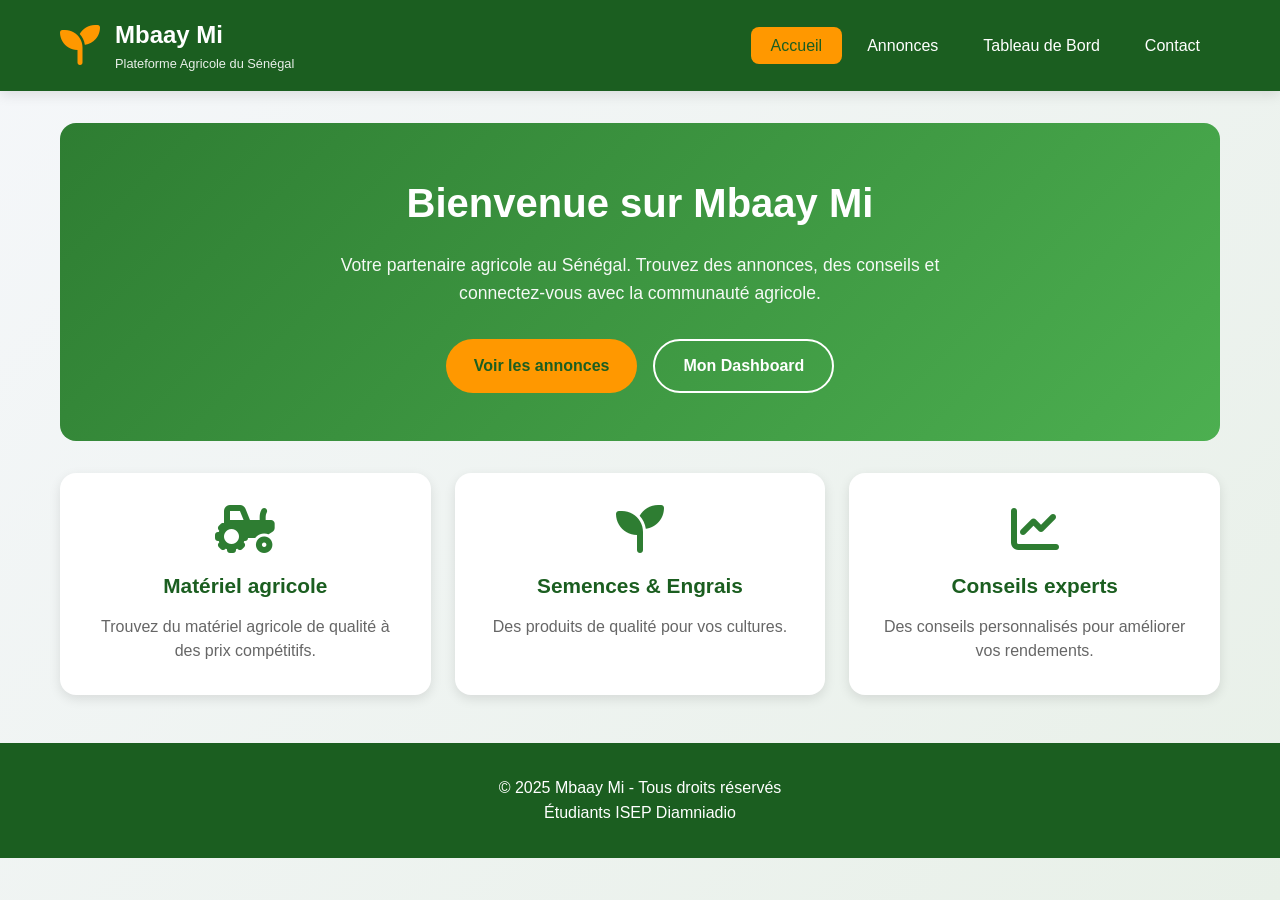
<file: index.html>
<!DOCTYPE html>
<html lang="fr">
<head>
    <meta charset="UTF-8">
    <meta name="viewport" content="width=device-width, initial-scale=1.0">
    <title>Mbaay Mi - Plateforme Agricole</title>
    <link rel="stylesheet" href="https://cdnjs.cloudflare.com/ajax/libs/font-awesome/6.4.0/css/all.min.css">
    <link rel="stylesheet" href="css/common.css">
    <link rel="stylesheet" href="css/accueil.css">
</head>
<body>
    <header class="main-header">
        <div class="header-container">
            <div class="logo">
                <i class="fas fa-seedling"></i>
                <div class="logo-text">
                    <h1 class="site-title">Mbaay Mi</h1>
                    <p class="site-tagline">Plateforme Agricole du Sénégal</p>
                </div>
            </div>
            <nav>
                <ul class="nav-list">
                    <li><a href="index.html" class="nav-link active">Accueil</a></li>
                    <li><a href="annonces.html" class="nav-link">Annonces</a></li>
                    <li><a href="dashboard.html" class="nav-link">Tableau de Bord</a></li>
                    <li><a href="contact.html" class="nav-link">Contact</a></li>
                </ul>
            </nav>
        </div>
    </header>

    <main class="main-content">
        <div class="hero">
            <h2>Bienvenue sur Mbaay Mi</h2>
            <p>Votre partenaire agricole au Sénégal. Trouvez des annonces, des conseils et connectez-vous avec la communauté agricole.</p>
            <div class="btn-group">
                <a href="annonces.html" class="btn-primary">Voir les annonces</a>
                <a href="dashboard.html" class="btn-outline">Mon Dashboard</a>
            </div>
        </div>

        <div class="features-grid">
            <div class="feature-card">
                <i class="fas fa-tractor"></i>
                <h3>Matériel agricole</h3>
                <p>Trouvez du matériel agricole de qualité à des prix compétitifs.</p>
            </div>
            <div class="feature-card">
                <i class="fas fa-seedling"></i>
                <h3>Semences & Engrais</h3>
                <p>Des produits de qualité pour vos cultures.</p>
            </div>
            <div class="feature-card">
                <i class="fas fa-chart-line"></i>
                <h3>Conseils experts</h3>
                <p>Des conseils personnalisés pour améliorer vos rendements.</p>
            </div>
        </div>
    </main>

    <footer class="main-footer">
        <div class="footer-container">
            <p>&copy; 2025 Mbaay Mi - Tous droits réservés</p>
            <p>Étudiants ISEP Diamniadio</p>
        </div>
    </footer>

    <script src="js/common.js"></script>
    <script src="js/accueil.js"></script>
</body>
</html>
</file>
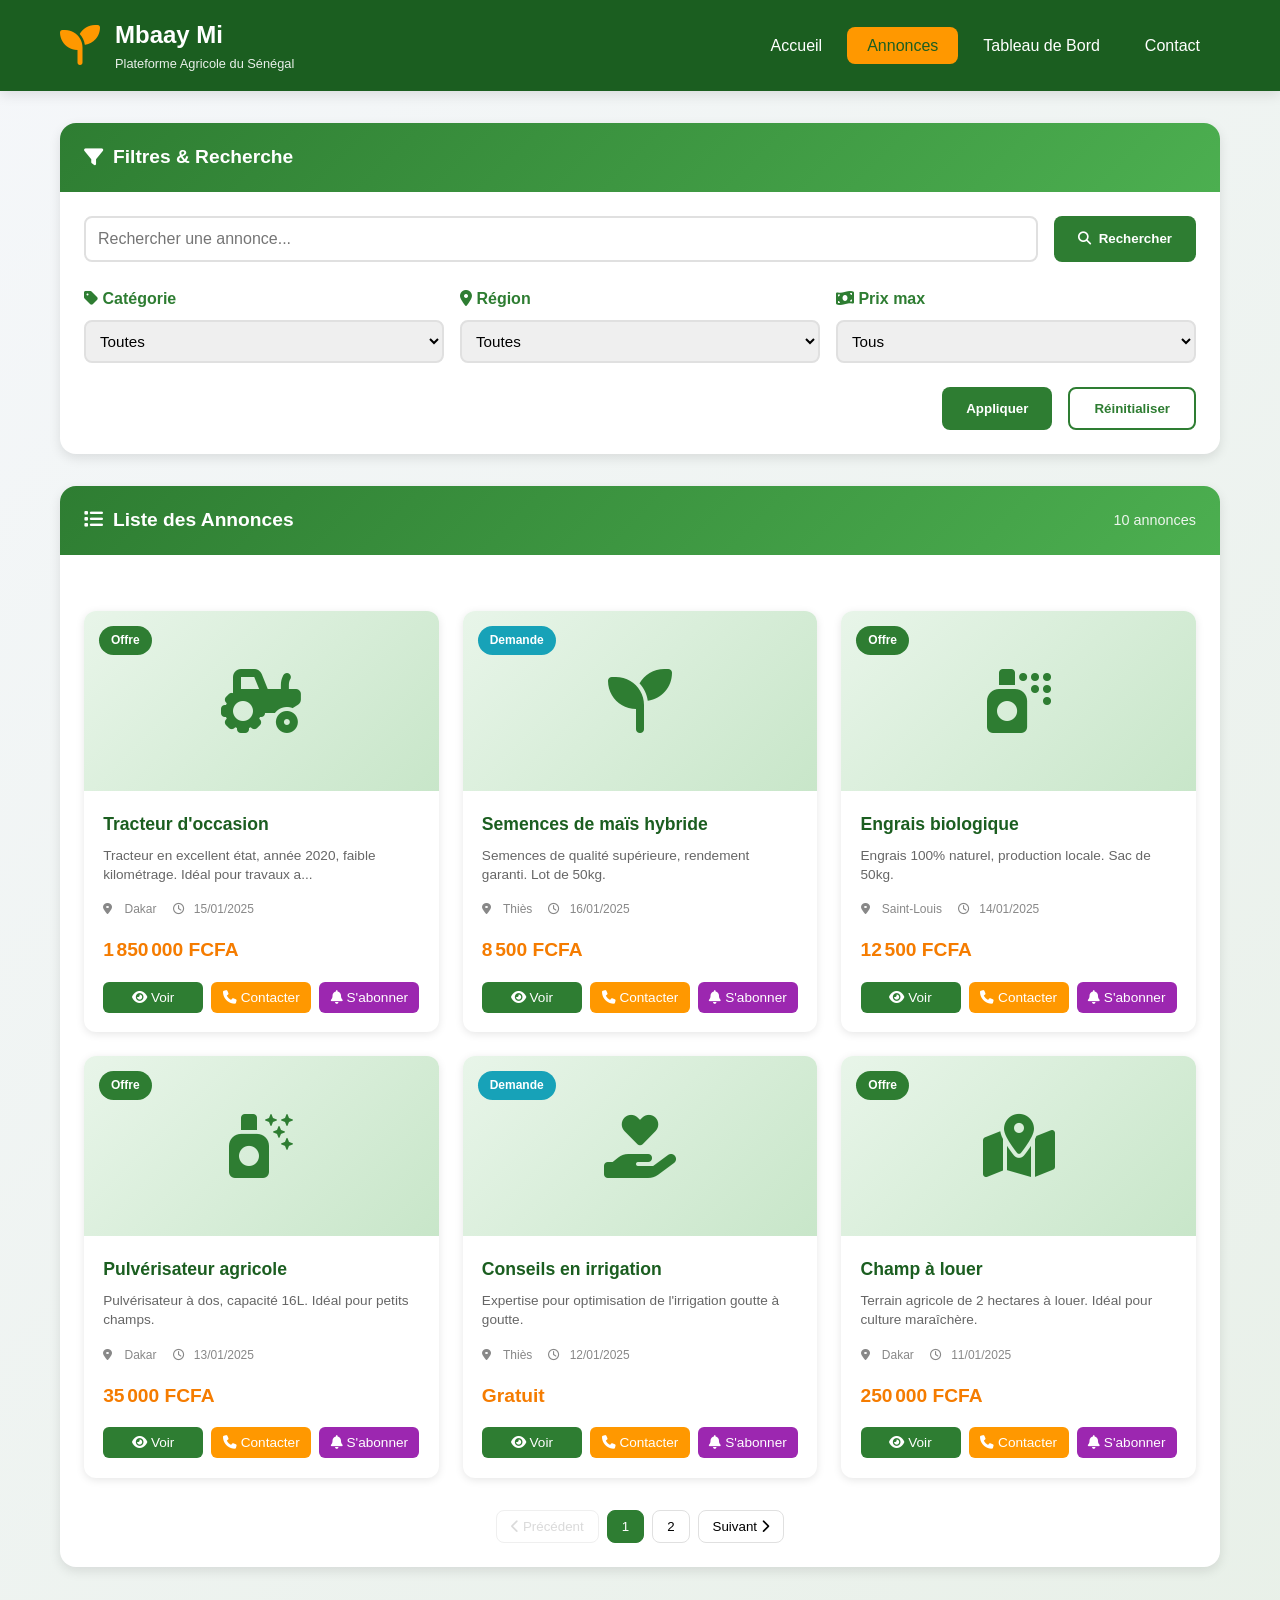
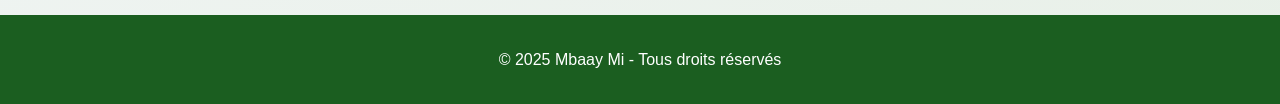
<file: annonces.html>
<!DOCTYPE html>
<html lang="fr">
<head>
    <meta charset="UTF-8">
    <meta name="viewport" content="width=device-width, initial-scale=1.0">
    <title>Annonces - Mbaay Mi</title>
    <link rel="stylesheet" href="https://cdnjs.cloudflare.com/ajax/libs/font-awesome/6.4.0/css/all.min.css">
    <link rel="stylesheet" href="css/common.css">
    <link rel="stylesheet" href="css/annonces.css">
</head>
<body>
    <header class="main-header">
        <div class="header-container">
            <div class="logo">
                <i class="fas fa-seedling"></i>
                <div class="logo-text">
                    <h1 class="site-title">Mbaay Mi</h1>
                    <p class="site-tagline">Plateforme Agricole du Sénégal</p>
                </div>
            </div>
            <nav>
                <ul class="nav-list">
                    <li><a href="index.html" class="nav-link">Accueil</a></li>
                    <li><a href="annonces.html" class="nav-link active">Annonces</a></li>
                    <li><a href="dashboard.html" class="nav-link">Tableau de Bord</a></li>
                    <li><a href="contact.html" class="nav-link">Contact</a></li>
                </ul>
            </nav>
        </div>
    </header>

    <main class="main-content">
        <div class="section-card">
            <div class="section-header">
                <h2 class="section-title">
                    <i class="fas fa-filter"></i> Filtres & Recherche
                </h2>
            </div>
            <div class="section-content">
                <div class="search-box">
                    <input type="text" id="searchInput" placeholder="Rechercher une annonce...">
                    <button class="btn-primary" id="searchButton">
                        <i class="fas fa-search"></i> Rechercher
                    </button>
                </div>
                <div class="filters-grid">
                    <div class="filter-group">
                        <label for="categoryFilter"><i class="fas fa-tag"></i> Catégorie</label>
                        <select id="categoryFilter">
                            <option value="">Toutes</option>
                            <option value="offre">Offres</option>
                            <option value="demande">Demandes</option>
                        </select>
                    </div>
                    <div class="filter-group">
                        <label for="regionFilter"><i class="fas fa-map-marker-alt"></i> Région</label>
                        <select id="regionFilter">
                            <option value="">Toutes</option>
                            <option value="Dakar">Dakar</option>
                            <option value="Thiès">Thiès</option>
                            <option value="Saint-Louis">Saint-Louis</option>
                        </select>
                    </div>
                    <div class="filter-group">
                        <label for="priceFilter"><i class="fas fa-money-bill-wave"></i> Prix max</label>
                        <select id="priceFilter">
                            <option value="">Tous</option>
                            <option value="50000">Moins de 50 000 FCFA</option>
                            <option value="100000">Moins de 100 000 FCFA</option>
                            <option value="500000">Moins de 500 000 FCFA</option>
                        </select>
                    </div>
                </div>
                <div class="filter-actions">
                    <button class="btn-primary" id="applyFilters">Appliquer</button>
                    <button class="btn-outline" id="resetFilters">Réinitialiser</button>
                </div>
            </div>
        </div>

        <div class="section-card">
            <div class="section-header">
                <h2 class="section-title">
                    <i class="fas fa-list"></i> Liste des Annonces
                </h2>
                <span class="annonces-count" id="annoncesCount">3 annonces</span>
            </div>
            <div class="section-content">
                <div class="annonces-grid" id="annoncesContainer">
                    <!-- Annonces chargées par JS -->
                </div>
                <div class="pagination" id="pagination"></div>
            </div>
        </div>
    </main>

    <footer class="main-footer">
        <div class="footer-container">
            <p>&copy; 2025 Mbaay Mi - Tous droits réservés</p>
        </div>
    </footer>

    <script src="js/common.js"></script>
    <script src="js/annonces.js"></script>
</body>
</html>
</file>
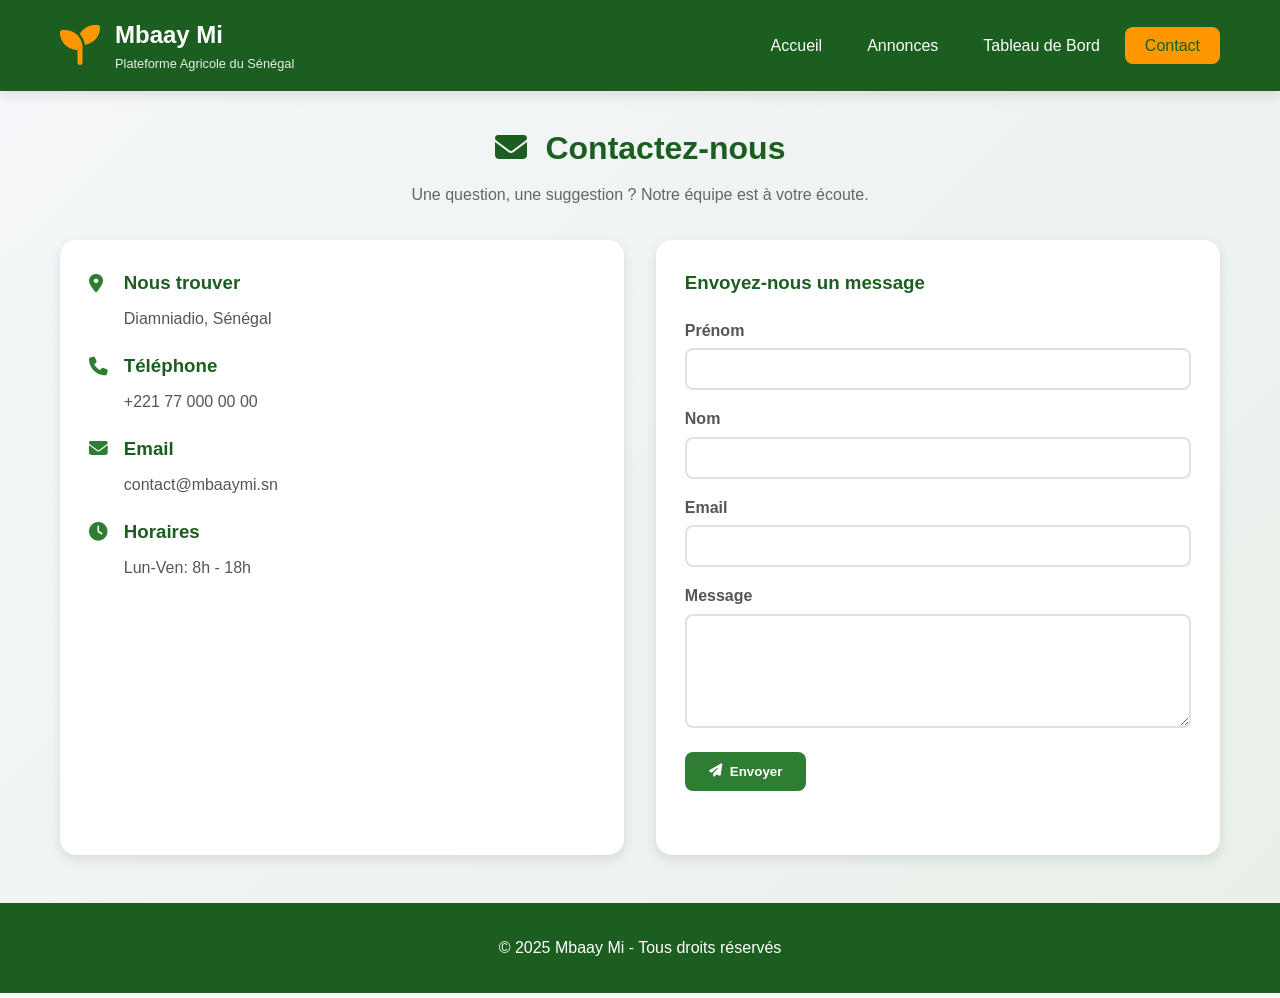
<file: contact.html>
<!DOCTYPE html>
<html lang="fr">
<head>
    <meta charset="UTF-8">
    <meta name="viewport" content="width=device-width, initial-scale=1.0">
    <title>Contact - Mbaay Mi</title>
    <link rel="stylesheet" href="https://cdnjs.cloudflare.com/ajax/libs/font-awesome/6.4.0/css/all.min.css">
    <link rel="stylesheet" href="css/common.css">
    <link rel="stylesheet" href="css/contact.css">
</head>
<body>
    <header class="main-header">
        <div class="header-container">
            <div class="logo">
                <i class="fas fa-seedling"></i>
                <div class="logo-text">
                    <h1 class="site-title">Mbaay Mi</h1>
                    <p class="site-tagline">Plateforme Agricole du Sénégal</p>
                </div>
            </div>
            <nav>
                <ul class="nav-list">
                    <li><a href="index.html" class="nav-link">Accueil</a></li>
                    <li><a href="annonces.html" class="nav-link">Annonces</a></li>
                    <li><a href="dashboard.html" class="nav-link">Tableau de Bord</a></li>
                    <li><a href="contact.html" class="nav-link active">Contact</a></li>
                </ul>
            </nav>
        </div>
    </header>

    <main class="main-content">
        <div class="page-header">
            <h1><i class="fas fa-envelope"></i> Contactez-nous</h1>
            <p>Une question, une suggestion ? Notre équipe est à votre écoute.</p>
        </div>

        <div class="contact-wrapper">
            <div class="contact-info">
                <h3><i class="fas fa-map-marker-alt"></i> Nous trouver</h3>
                <p>Diamniadio, Sénégal</p>
                <h3><i class="fas fa-phone"></i> Téléphone</h3>
                <p>+221 77 000 00 00</p>
                <h3><i class="fas fa-envelope"></i> Email</h3>
                <p>contact@mbaaymi.sn</p>
                <h3><i class="fas fa-clock"></i> Horaires</h3>
                <p>Lun-Ven: 8h - 18h</p>
            </div>

            <form class="contact-form" id="contactForm">
                <h3>Envoyez-nous un message</h3>
                <div class="form-group">
                    <label>Prénom</label>
                    <input type="text" id="firstname" required>
                </div>
                <div class="form-group">
                    <label>Nom</label>
                    <input type="text" id="lastname" required>
                </div>
                <div class="form-group">
                    <label>Email</label>
                    <input type="email" id="email" required>
                </div>
                <div class="form-group">
                    <label>Message</label>
                    <textarea id="message" rows="5" required></textarea>
                </div>
                <button type="submit" class="btn-primary">
                    <i class="fas fa-paper-plane"></i> Envoyer
                </button>
                <p id="formMessage" class="form-message"></p>
            </form>
        </div>
    </main>

    <footer class="main-footer">
        <div class="footer-container">
            <p>&copy; 2025 Mbaay Mi - Tous droits réservés</p>
        </div>
    </footer>

    <script src="js/common.js"></script>
    <script src="js/contact.js"></script>
</body>
</html>
</file>
<file: css/common.css>
:root {
    --primary: #2E7D32;
    --primary-light: #4CAF50;
    --primary-dark: #1B5E20;
    --secondary: #FF9800;
    --secondary-dark: #F57C00;
    --dark: #333;
    --light: #f9f9f9;
    --gray: #e0e0e0;
    --shadow: 0 4px 12px rgba(0, 0, 0, 0.1);
    --shadow-hover: 0 8px 25px rgba(0, 0, 0, 0.15);
}

* {
    margin: 0;
    padding: 0;
    box-sizing: border-box;
}

body {
    font-family: 'Segoe UI', Tahoma, Geneva, Verdana, sans-serif;
    background: linear-gradient(135deg, #f5f7fa 0%, #e8f0e8 100%);
    color: var(--dark);
    line-height: 1.6;
    min-height: 100vh;
}

/* Header */
.main-header {
    background: var(--primary-dark);
    color: white;
    padding: 1rem 0;
    position: sticky;
    top: 0;
    z-index: 1000;
    box-shadow: var(--shadow);
}

.header-container {
    max-width: 1200px;
    margin: 0 auto;
    padding: 0 20px;
    display: flex;
    justify-content: space-between;
    align-items: center;
    flex-wrap: wrap;
}

.logo {
    display: flex;
    align-items: center;
    gap: 15px;
}

.logo i {
    font-size: 2.5rem;
    color: var(--secondary);
}

.site-title {
    font-size: 1.5rem;
    font-weight: 700;
}

.site-tagline {
    font-size: 0.8rem;
    opacity: 0.9;
}

/* Navigation */
.nav-list {
    display: flex;
    list-style: none;
    gap: 5px;
    flex-wrap: wrap;
}

.nav-link {
    color: white;
    text-decoration: none;
    padding: 10px 20px;
    border-radius: 8px;
    transition: all 0.3s;
    font-weight: 500;
}

.nav-link:hover {
    background-color: rgba(255, 255, 255, 0.2);
}

.nav-link.active {
    background-color: var(--secondary);
    color: var(--primary-dark);
}

/* Main Content */
.main-content {
    max-width: 1200px;
    margin: 2rem auto;
    padding: 0 20px;
}

/* Footer */
.main-footer {
    background: var(--primary-dark);
    color: white;
    text-align: center;
    padding: 2rem;
    margin-top: 3rem;
}

/* Buttons */
.btn-primary, .btn-outline {
    padding: 12px 24px;
    border-radius: 8px;
    font-weight: 600;
    cursor: pointer;
    transition: all 0.3s;
    border: none;
    display: inline-flex;
    align-items: center;
    gap: 8px;
    text-decoration: none;
}

.btn-primary {
    background: var(--primary);
    color: white;
}

.btn-primary:hover {
    background: var(--primary-dark);
    transform: translateY(-2px);
}

.btn-outline {
    background: white;
    color: var(--primary);
    border: 2px solid var(--primary);
}

.btn-outline:hover {
    background: var(--primary);
    color: white;
}

/* Section Card */
.section-card {
    background: white;
    border-radius: 16px;
    box-shadow: var(--shadow);
    overflow: hidden;
    margin-bottom: 2rem;
}

.section-header {
    background: linear-gradient(135deg, var(--primary), var(--primary-light));
    color: white;
    padding: 1.2rem 1.5rem;
    display: flex;
    justify-content: space-between;
    align-items: center;
    flex-wrap: wrap;
}

.section-title {
    display: flex;
    align-items: center;
    gap: 10px;
    font-size: 1.2rem;
}

.section-content {
    padding: 1.5rem;
}

/* Toast Notification */
.toast {
    position: fixed;
    bottom: 20px;
    right: 20px;
    background: var(--primary);
    color: white;
    padding: 12px 20px;
    border-radius: 8px;
    z-index: 9999;
    animation: slideInRight 0.3s ease;
}

@keyframes slideInRight {
    from { transform: translateX(100%); opacity: 0; }
    to { transform: translateX(0); opacity: 1; }
}

/* Responsive */
@media (max-width: 768px) {
    .header-container {
        flex-direction: column;
        gap: 1rem;
        text-align: center;
    }
    
    .nav-list {
        justify-content: center;
    }
    
    .section-header {
        flex-direction: column;
        gap: 10px;
        text-align: center;
    }
}
</file>
<file: css/accueil.css>
/* accueil.css - Page d'accueil */

/* Hero Section */
.hero {
    text-align: center;
    padding: 3rem 2rem;
    background: linear-gradient(135deg, var(--primary), var(--primary-light));
    border-radius: 16px;
    color: white;
    margin-bottom: 2rem;
}

.hero h2 {
    font-size: 2.5rem;
    margin-bottom: 1rem;
    font-weight: 700;
}

.hero p {
    font-size: 1.1rem;
    max-width: 600px;
    margin: 0 auto 2rem;
    opacity: 0.95;
    line-height: 1.6;
}

/* Boutons */
.btn-group {
    display: flex;
    gap: 1rem;
    justify-content: center;
    flex-wrap: wrap;
}

.btn-primary, .btn-outline, .btn-secondary {
    padding: 12px 28px;
    border-radius: 50px;
    font-weight: 600;
    cursor: pointer;
    transition: all 0.3s;
    border: none;
    text-decoration: none;
    display: inline-flex;
    align-items: center;
    gap: 8px;
    font-size: 1rem;
}

.btn-primary {
    background: var(--secondary);
    color: var(--primary-dark);
}

.btn-primary:hover {
    background: var(--secondary-dark);
    transform: translateY(-2px);
    box-shadow: 0 4px 12px rgba(0,0,0,0.2);
}

.btn-outline {
    background: transparent;
    border: 2px solid white;
    color: white;
}

.btn-outline:hover {
    background: white;
    color: var(--primary);
    transform: translateY(-2px);
}

/* Features Grid */
.features-grid {
    display: grid;
    grid-template-columns: repeat(auto-fit, minmax(280px, 1fr));
    gap: 1.5rem;
    margin-top: 1rem;
}

.feature-card {
    text-align: center;
    padding: 2rem;
    background: white;
    border-radius: 16px;
    box-shadow: var(--shadow);
    transition: transform 0.3s, box-shadow 0.3s;
}

.feature-card:hover {
    transform: translateY(-5px);
    box-shadow: var(--shadow-hover);
}

.feature-card i {
    font-size: 3rem;
    color: var(--primary);
    margin-bottom: 1rem;
}

.feature-card h3 {
    font-size: 1.3rem;
    color: var(--primary-dark);
    margin-bottom: 0.8rem;
}

.feature-card p {
    color: #666;
    line-height: 1.5;
}

/* Animation au scroll */
.feature-card {
    opacity: 0;
    transform: translateY(30px);
}

/* Responsive */
@media (max-width: 768px) {
    .hero {
        padding: 2rem 1rem;
    }
    
    .hero h2 {
        font-size: 1.8rem;
    }
    
    .hero p {
        font-size: 1rem;
    }
    
    .btn-group {
        flex-direction: column;
        align-items: center;
    }
    
    .btn-primary, .btn-outline {
        width: 100%;
        justify-content: center;
    }
    
    .features-grid {
        grid-template-columns: 1fr;
    }
}
</file>
<file: css/annonces.css>
/* Annonces Page Styles */

.search-box {
    display: flex;
    gap: 1rem;
    margin-bottom: 1.5rem;
    flex-wrap: wrap;
}

.search-box input {
    flex: 1;
    padding: 12px;
    border: 2px solid var(--gray);
    border-radius: 8px;
    font-size: 1rem;
}

.search-box input:focus {
    outline: none;
    border-color: var(--primary);
}

.filters-grid {
    display: grid;
    grid-template-columns: repeat(auto-fit, minmax(200px, 1fr));
    gap: 1rem;
    margin-bottom: 1.5rem;
}

.filter-group {
    display: flex;
    flex-direction: column;
    gap: 8px;
}

.filter-group label {
    font-weight: 600;
    color: var(--primary);
}

.filter-group select {
    padding: 10px;
    border: 2px solid var(--gray);
    border-radius: 8px;
    font-size: 0.95rem;
}

.filter-group select:focus {
    outline: none;
    border-color: var(--primary);
}

.filter-actions {
    display: flex;
    gap: 1rem;
    justify-content: flex-end;
    flex-wrap: wrap;
}

.annonces-count {
    font-size: 0.9rem;
    opacity: 0.9;
}

.annonces-grid {
    display: grid;
    grid-template-columns: repeat(auto-fill, minmax(320px, 1fr));
    gap: 1.5rem;
    margin: 2rem 0;
}

.annonce-card {
    background: white;
    border-radius: 12px;
    overflow: hidden;
    transition: transform 0.3s, box-shadow 0.3s;
    box-shadow: 0 2px 8px rgba(0,0,0,0.1);
    position: relative;
}

.annonce-card:hover {
    transform: translateY(-5px);
    box-shadow: var(--shadow-hover);
}

.annonce-badge {
    position: absolute;
    top: 15px;
    left: 15px;
    padding: 5px 12px;
    border-radius: 20px;
    color: white;
    font-weight: 600;
    font-size: 0.75rem;
    z-index: 10;
}

.annonce-badge.offre {
    background: var(--primary);
}

.annonce-badge.demande {
    background: #17a2b8;
}

.annonce-image {
    height: 180px;
    overflow: hidden;
    background: linear-gradient(135deg, #e8f5e9, #c8e6c9);
    display: flex;
    align-items: center;
    justify-content: center;
}

.annonce-image img {
    width: 100%;
    height: 100%;
    object-fit: cover;
    transition: transform 0.3s;
}

.annonce-card:hover .annonce-image img {
    transform: scale(1.05);
}

.annonce-content {
    padding: 1.2rem;
}

.annonce-title {
    font-size: 1.1rem;
    margin-bottom: 0.5rem;
    color: var(--primary-dark);
}

.annonce-description {
    color: #666;
    margin-bottom: 1rem;
    font-size: 0.85rem;
    line-height: 1.4;
}

.annonce-meta {
    display: flex;
    gap: 1rem;
    font-size: 0.75rem;
    color: #888;
    margin-bottom: 1rem;
    flex-wrap: wrap;
}

.annonce-meta .meta-item i {
    margin-right: 4px;
    width: 14px;
}

.annonce-price {
    font-size: 1.2rem;
    font-weight: 700;
    color: var(--secondary-dark);
    margin-bottom: 1rem;
}

.annonce-actions {
    display: flex;
    gap: 8px;
}

.annonce-actions button {
    flex: 1;
    padding: 8px;
    border-radius: 6px;
    font-weight: 500;
    border: none;
    cursor: pointer;
    transition: all 0.3s;
    font-size: 0.85rem;
}

.btn-view {
    background: var(--primary);
    color: white;
}

.btn-view:hover {
    background: var(--primary-dark);
}

.btn-contact {
    background: var(--secondary);
    color: white;
}

.btn-contact:hover {
    background: var(--secondary-dark);
}

.btn-subscribe {
    background: #9C27B0;
    color: white;
}

.btn-subscribe:hover {
    background: #7B1FA2;
}

.btn-abonne {
    background: #28a745 !important;
    cursor: not-allowed;
    opacity: 0.8;
}

.pagination {
    display: flex;
    justify-content: center;
    gap: 8px;
    margin-top: 2rem;
    flex-wrap: wrap;
}

.page-btn {
    padding: 8px 14px;
    border: 1px solid var(--gray);
    background: white;
    border-radius: 8px;
    cursor: pointer;
    transition: all 0.3s;
}

.page-btn:hover:not(.disabled) {
    background: var(--primary);
    color: white;
    border-color: var(--primary);
}

.page-btn.active {
    background: var(--primary);
    color: white;
    border-color: var(--primary);
}

.page-btn.disabled {
    opacity: 0.5;
    cursor: not-allowed;
}

/* Loading state */
.image-loading {
    position: relative;
}

.image-loading::after {
    content: "📷";
    position: absolute;
    top: 50%;
    left: 50%;
    transform: translate(-50%, -50%);
    font-size: 2rem;
}

@media (max-width: 768px) {
    .search-box {
        flex-direction: column;
    }
    
    .filter-actions {
        flex-direction: column;
    }
    
    .filter-actions button {
        width: 100%;
        justify-content: center;
    }
    
    .annonces-grid {
        grid-template-columns: 1fr;
    }
    
    .annonce-actions {
        flex-wrap: wrap;
    }
    
    .annonce-actions button {
        min-width: 100px;
    }
}
/* Annonces Page Styles - Version corrigée */

/* ... (garder tout le CSS précédent, et ajouter/modifier) ... */

.annonce-image {
    height: 180px;
    overflow: hidden;
    background: linear-gradient(135deg, #e8f5e9, #c8e6c9);
    display: flex;
    align-items: center;
    justify-content: center;
}

.annonce-image img {
    width: 100%;
    height: 100%;
    object-fit: cover;
    transition: transform 0.3s ease;
}

.annonce-image img:hover {
    transform: scale(1.05);
}

/* Fallback pour les icônes quand l'image ne charge pas */
.annonce-image i {
    font-size: 4rem;
    color: var(--primary);
    transition: transform 0.3s ease;
}

.annonce-card:hover .annonce-image i {
    transform: scale(1.1);
}

/* Effet de chargement */
.annonce-image img[src=""] {
    display: none;
}

/* Responsive images */
@media (max-width: 768px) {
    .annonce-image {
        height: 160px;
    }
    
    .annonce-image i {
        font-size: 3rem;
    }
}
</file>
<file: css/contact.css>
/* Contact Page Styles */

.page-header {
    text-align: center;
    margin-bottom: 2rem;
}

.page-header h1 {
    color: var(--primary-dark);
    margin-bottom: 0.5rem;
}

.page-header h1 i {
    margin-right: 10px;
}

.page-header p {
    color: #666;
}

.contact-wrapper {
    display: grid;
    grid-template-columns: 1fr 1fr;
    gap: 2rem;
}

.contact-info {
    background: white;
    padding: 1.8rem;
    border-radius: 16px;
    box-shadow: var(--shadow);
}

.contact-info h3 {
    color: var(--primary-dark);
    margin: 1.2rem 0 0.5rem 0;
    display: flex;
    align-items: center;
    gap: 10px;
}

.contact-info h3:first-child {
    margin-top: 0;
}

.contact-info h3 i {
    color: var(--primary);
    width: 25px;
}

.contact-info p {
    color: #555;
    padding-left: 35px;
}

.contact-form {
    background: white;
    padding: 1.8rem;
    border-radius: 16px;
    box-shadow: var(--shadow);
}

.contact-form h3 {
    color: var(--primary-dark);
    margin-bottom: 1.2rem;
    display: flex;
    align-items: center;
    gap: 10px;
}

.form-group {
    margin-bottom: 1rem;
}

.form-group label {
    display: block;
    margin-bottom: 5px;
    font-weight: 600;
    color: #555;
}

.form-group input,
.form-group textarea {
    width: 100%;
    padding: 10px 12px;
    border: 2px solid var(--gray);
    border-radius: 8px;
    font-size: 1rem;
    transition: border-color 0.3s;
}

.form-group input:focus,
.form-group textarea:focus {
    outline: none;
    border-color: var(--primary);
}

.form-message {
    margin-top: 1rem;
    padding: 10px;
    border-radius: 8px;
    text-align: center;
}

.form-message.success {
    background: #d4edda;
    color: #155724;
}

.form-message.error {
    background: #f8d7da;
    color: #721c24;
}

@media (max-width: 768px) {
    .contact-wrapper {
        grid-template-columns: 1fr;
    }
}
</file>
